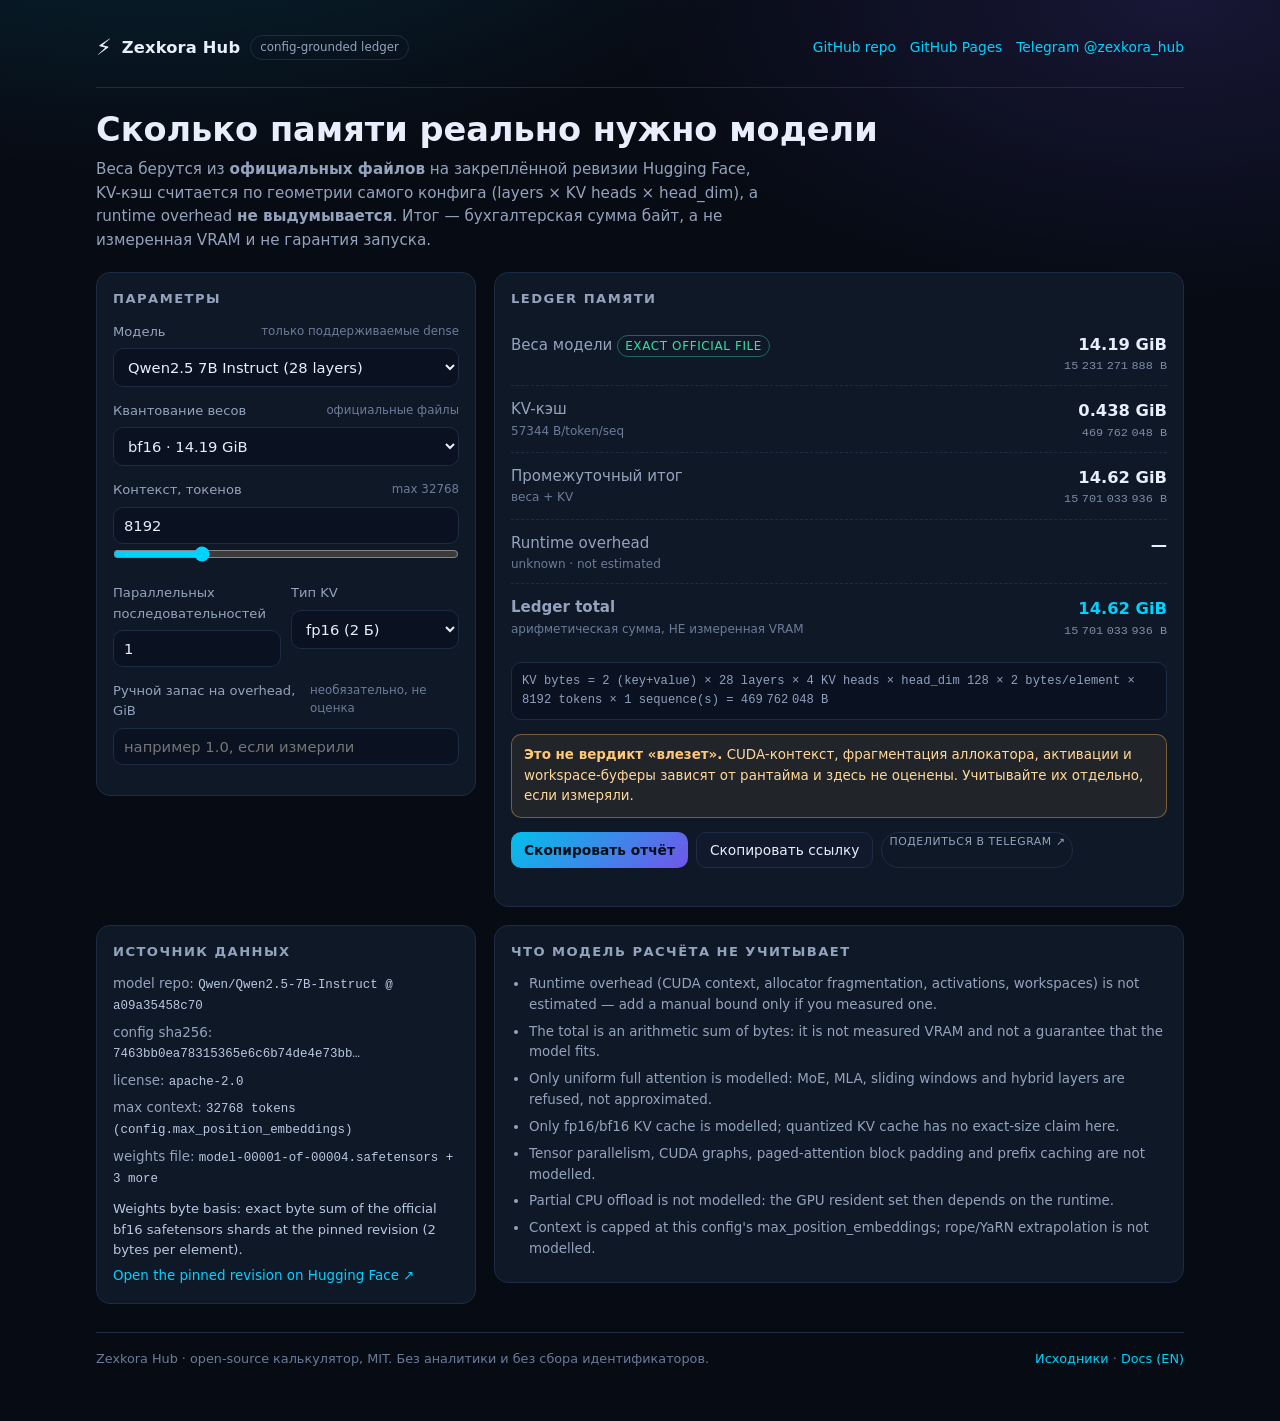
<file: index.html>
<!DOCTYPE html>
<html lang="ru">
<head>
<meta charset="utf-8">
<meta name="viewport" content="width=device-width, initial-scale=1">
<meta name="color-scheme" content="dark">
<link rel="icon" href="data:image/svg+xml,%3Csvg xmlns='http://www.w3.org/2000/svg' viewBox='0 0 32 32'%3E%3Ctext y='26' font-size='26'%3E%E2%9A%A1%3C/text%3E%3C/svg%3E">
<title>Zexkora Hub — калькулятор VRAM и KV-кэша (config-grounded)</title>
<meta name="description" content="Калькулятор VRAM и KV-кэша для Qwen2.5-7B-Instruct, Qwen3-4B, Qwen3-8B и Qwen3-14B: веса из официальных файлов, явные пределы, без выдуманных цифр.">
<meta property="og:title" content="Zexkora Hub — калькулятор VRAM и KV-кэша">
<meta property="og:description" content="Config-grounded ledger: веса + KV-кэш + честно неизвестный runtime overhead. Без выдуманных «точных» цифр.">
<meta property="og:type" content="website">
<meta property="og:url" content="https://dangerousanen.github.io/llm-vram-calculator/">
<meta property="og:site_name" content="Zexkora Hub">
<meta property="og:locale" content="ru_RU">
<meta property="og:image" content="https://dangerousanen.github.io/llm-vram-calculator/kv_cache_infographic.png">
<meta property="og:image:alt" content="Инфографика: как считается KV-кэш — слои × KV-головы × head_dim × контекст">
<meta property="og:image:width" content="1600">
<meta property="og:image:height" content="1000">
<meta name="twitter:card" content="summary_large_image">
<meta name="twitter:title" content="Zexkora Hub — калькулятор VRAM и KV-кэша">
<meta name="twitter:description" content="Config-grounded ledger: веса из официальных файлов, KV-кэш по геометрии конфига, честно неизвестный runtime overhead.">
<meta name="twitter:image" content="https://dangerousanen.github.io/llm-vram-calculator/kv_cache_infographic.png">
<link rel="canonical" href="https://dangerousanen.github.io/llm-vram-calculator/">
<script type="application/ld+json">
{
  "@context": "https://schema.org",
  "@type": "SoftwareApplication",
  "name": "Zexkora Hub — калькулятор VRAM и KV-кэша",
  "description": "Калькулятор памяти под dense-модели: веса из официальных файлов на закреплённой ревизии, KV-кэш по геометрии конфига, явные пределы и честно неизвестный runtime overhead.",
  "url": "https://dangerousanen.github.io/llm-vram-calculator/",
  "applicationCategory": "DeveloperApplication",
  "operatingSystem": "Any",
  "inLanguage": "ru",
  "isAccessibleForFree": true,
  "codeRepository": "https://github.com/DangerousANEN/llm-vram-calculator"
}
</script>
<style>
:root {
  --bg: #070b14;
  --bg-2: #0d1424;
  --card: rgba(17, 26, 43, 0.86);
  --line: #1e2b44;
  --text: #e8eefc;
  --muted: #94a3bd;
  --accent: #00d2ff;
  --accent-2: #7c5cff;
  --warn: #ffb347;
  --danger: #ff6b6b;
  --ok: #37e0a4;
  --radius: 14px;
  --mono: ui-monospace, SFMono-Regular, "SF Mono", Menlo, Consolas, monospace;
}

* { box-sizing: border-box; }

html, body {
  margin: 0;
  padding: 0;
  max-width: 100%;
  overflow-x: hidden;
}

body {
  background:
    radial-gradient(1100px 520px at 12% -10%, rgba(0, 210, 255, 0.14), transparent 60%),
    radial-gradient(900px 480px at 92% 0%, rgba(124, 92, 255, 0.14), transparent 62%),
    var(--bg);
  color: var(--text);
  font-family: system-ui, -apple-system, "Segoe UI", Roboto, "Helvetica Neue", Arial, sans-serif;
  line-height: 1.55;
  -webkit-text-size-adjust: 100%;
}

.wrap {
  width: 100%;
  max-width: 1120px;
  margin: 0 auto;
  padding: 20px 16px 56px;
}

header.top {
  display: flex;
  flex-wrap: wrap;
  gap: 10px 18px;
  align-items: center;
  justify-content: space-between;
  padding: 10px 0 22px;
  border-bottom: 1px solid var(--line);
  margin-bottom: 22px;
}

.brand {
  display: flex;
  align-items: center;
  gap: 10px;
  min-width: 0;
}

.brand .bolt { font-size: 1.4rem; }

.brand strong { font-size: 1.02rem; letter-spacing: 0.01em; }

.brand .tag {
  font-size: 0.74rem;
  color: var(--muted);
  border: 1px solid var(--line);
  border-radius: 999px;
  padding: 2px 9px;
  white-space: nowrap;
}

nav.links { display: flex; flex-wrap: wrap; gap: 8px 14px; font-size: 0.86rem; }

a { color: var(--accent); text-decoration: none; overflow-wrap: anywhere; }
a:hover, a:focus-visible { text-decoration: underline; }

h1 {
  font-size: clamp(1.45rem, 4.2vw, 2.1rem);
  line-height: 1.2;
  margin: 0 0 8px;
}

.sub { color: var(--muted); margin: 0 0 20px; max-width: 70ch; font-size: 0.95rem; }

.grid {
  display: grid;
  grid-template-columns: minmax(0, 1fr);
  gap: 18px;
}

@media (min-width: 900px) {
  .grid { grid-template-columns: minmax(0, 380px) minmax(0, 1fr); align-items: start; }
}

.card {
  background: var(--card);
  border: 1px solid var(--line);
  border-radius: var(--radius);
  padding: 16px;
  min-width: 0;
}

.card h2 {
  font-size: 0.82rem;
  text-transform: uppercase;
  letter-spacing: 0.11em;
  color: var(--muted);
  margin: 0 0 12px;
  font-weight: 600;
}

.field { margin-bottom: 14px; min-width: 0; }
.field:last-child { margin-bottom: 0; }

label.lbl {
  display: flex;
  justify-content: space-between;
  gap: 8px;
  font-size: 0.82rem;
  color: var(--muted);
  margin-bottom: 6px;
}

label.lbl .hint { font-size: 0.74rem; color: #6b7c99; }

select, input[type="number"] {
  width: 100%;
  max-width: 100%;
  background: #0a1120;
  color: var(--text);
  border: 1px solid var(--line);
  border-radius: 10px;
  padding: 9px 10px;
  font-size: 0.92rem;
  font-family: inherit;
}

select:focus-visible, input:focus-visible, button:focus-visible, a:focus-visible {
  outline: 2px solid var(--accent);
  outline-offset: 2px;
}

.row2 { display: grid; grid-template-columns: minmax(0, 1fr) minmax(0, 1fr); gap: 10px; }

input[type="range"] { width: 100%; accent-color: var(--accent); margin: 2px 0 0; }

.ledger { display: grid; gap: 2px; }

.ledger .line {
  display: grid;
  grid-template-columns: minmax(0, 1fr) auto;
  gap: 10px;
  padding: 10px 0;
  border-bottom: 1px dashed var(--line);
  font-size: 0.94rem;
}

.ledger .line:last-child { border-bottom: 0; }

.ledger .k { color: var(--muted); min-width: 0; }
.ledger .k small { display: block; color: #6b7c99; font-size: 0.75rem; }

/* the source badge must hug its text instead of stretching across the row */
.ledger .k small.badge {
  display: inline-block;
  margin-top: 3px;
  color: var(--ok);
  border-color: rgba(55, 224, 164, 0.4);
}
.ledger .v { text-align: right; font-variant-numeric: tabular-nums; }

.ledger .v b { display: block; font-size: 1.02rem; }
.ledger .v span { display: block; font-size: 0.74rem; color: #7d8ca8; font-family: var(--mono); }

.total .v b { color: var(--accent); }

.badge {
  display: inline-block;
  font-size: 0.68rem;
  letter-spacing: 0.05em;
  text-transform: uppercase;
  padding: 1px 7px;
  border-radius: 999px;
  border: 1px solid var(--line);
  color: var(--muted);
  white-space: nowrap;
}

.badge.exact { color: var(--ok); border-color: rgba(55, 224, 164, 0.4); }
.badge.est { color: var(--warn); border-color: rgba(255, 179, 71, 0.45); }

.notice {
  border: 1px solid rgba(255, 179, 71, 0.4);
  background: rgba(255, 179, 71, 0.08);
  color: #ffd79b;
  border-radius: 10px;
  padding: 10px 12px;
  font-size: 0.84rem;
  margin-top: 14px;
}

.notice strong { color: #ffc978; }

.formula {
  font-family: var(--mono);
  font-size: 0.76rem;
  color: #8fa1c0;
  background: #0a1120;
  border: 1px solid var(--line);
  border-radius: 10px;
  padding: 9px 10px;
  margin-top: 12px;
  overflow-wrap: anywhere;
}

.prov { font-size: 0.84rem; color: var(--muted); display: grid; gap: 6px; }
.prov code { font-family: var(--mono); font-size: 0.78rem; color: #b9c8e2; overflow-wrap: anywhere; }

.actions { display: flex; flex-wrap: wrap; gap: 8px; margin-top: 14px; }

button {
  font-family: inherit;
  font-size: 0.86rem;
  border-radius: 10px;
  border: 1px solid var(--line);
  background: #101a2c;
  color: var(--text);
  padding: 9px 13px;
  cursor: pointer;
}

button.primary {
  background: linear-gradient(135deg, rgba(0, 210, 255, 0.9), rgba(124, 92, 255, 0.9));
  color: #051019;
  font-weight: 600;
  border: 0;
}

button:hover { border-color: #2d4368; }

ul.limits { margin: 0; padding-left: 18px; font-size: 0.84rem; color: var(--muted); }
ul.limits li { margin-bottom: 6px; overflow-wrap: anywhere; }

.status {
  min-height: 1.2em;
  font-size: 0.8rem;
  color: var(--ok);
  margin-top: 6px;
}

/* manual-copy offer: shown only when every automatic copy path failed */
.copy-fallback { margin-top: 10px; }
.copy-fallback[hidden] { display: none; }
.copy-fallback p { margin: 0 0 6px; font-size: 0.82rem; color: #ffd79b; }
.copy-fallback textarea {
  width: 100%;
  box-sizing: border-box;
  min-height: 150px;
  resize: vertical;
  font-family: var(--mono);
  font-size: 0.76rem;
  line-height: 1.45;
  color: var(--text);
  background: #0a1120;
  border: 1px solid var(--line);
  border-radius: 10px;
  padding: 10px 12px;
}

.prov-note { margin: 4px 0 0; font-size: 0.82rem; color: #b9c8e2; }

footer.bottom {
  margin-top: 28px;
  padding-top: 16px;
  border-top: 1px solid var(--line);
  color: #6b7c99;
  font-size: 0.8rem;
  display: flex;
  flex-wrap: wrap;
  gap: 8px 16px;
  justify-content: space-between;
}

.sr-only {
  position: absolute;
  width: 1px; height: 1px;
  padding: 0; margin: -1px;
  overflow: hidden;
  clip: rect(0 0 0 0);
  white-space: nowrap;
  border: 0;
}

@media (max-width: 400px) {
  .wrap { padding: 14px 11px 44px; }
  .row2 { grid-template-columns: minmax(0, 1fr); }
  .ledger .line { font-size: 0.9rem; }
}

</style>
</head>
<body>
<div class="wrap">

  <header class="top">
    <div class="brand">
      <span class="bolt" aria-hidden="true">⚡</span>
      <strong>Zexkora Hub</strong>
      <span class="tag">config-grounded ledger</span>
    </div>
    <nav class="links" aria-label="Official links">
      <a href="https://github.com/DangerousANEN/llm-vram-calculator" rel="noopener noreferrer">GitHub repo</a>
      <a href="https://dangerousanen.github.io/llm-vram-calculator/" rel="noopener noreferrer">GitHub Pages</a>
      <a href="https://t.me/zexkora_hub" rel="noopener noreferrer">Telegram @zexkora_hub</a>
    </nav>
  </header>

  <main>
    <h1>Сколько памяти реально нужно модели</h1>
    <p class="sub">
      Веса берутся из <b>официальных файлов</b> на закреплённой ревизии Hugging Face, KV-кэш считается по
      геометрии самого конфига (layers × KV heads × head_dim), а runtime overhead <b>не выдумывается</b>.
      Итог — бухгалтерская сумма байт, а не измеренная VRAM и не гарантия запуска.
    </p>

    <div class="grid">

      <section class="card" aria-labelledby="controls-h">
        <h2 id="controls-h">Параметры</h2>

        <div class="field">
          <label class="lbl" for="model">Модель <span class="hint">только поддерживаемые dense</span></label>
          <select id="model" name="model"></select>
        </div>

        <div class="field">
          <label class="lbl" for="quant">Квантование весов <span class="hint">официальные файлы</span></label>
          <select id="quant" name="quant"></select>
        </div>

        <div class="field">
          <label class="lbl" for="ctx">Контекст, токенов <span class="hint" id="ctx-max">max —</span></label>
          <input id="ctx" name="ctx" type="number" inputmode="numeric" min="1" step="1" value="8192">
          <input id="ctxRange" type="range" min="256" max="8192" step="256" value="8192" aria-label="Context size slider">
        </div>

        <div class="field row2">
          <div>
            <label class="lbl" for="batch">Параллельных последовательностей</label>
            <input id="batch" name="batch" type="number" inputmode="numeric" min="1" max="4096" step="1" value="1">
          </div>
          <div>
            <label class="lbl" for="kvdtype">Тип KV</label>
            <select id="kvdtype" name="kvdtype">
              <option value="fp16">fp16 (2 Б)</option>
              <option value="bf16">bf16 (2 Б)</option>
            </select>
          </div>
        </div>

        <div class="field">
          <label class="lbl" for="overhead">Ручной запас на overhead, GiB
            <span class="hint">необязательно, не оценка</span></label>
          <input id="overhead" name="overhead" type="number" inputmode="decimal" min="0" max="4096" step="0.5" placeholder="например 1.0, если измерили">
        </div>

        <div class="notice" id="notices" hidden></div>
      </section>

      <section class="card" aria-labelledby="ledger-h">
        <h2 id="ledger-h">Ledger памяти</h2>
        <div class="ledger">
          <div class="line">
            <div class="k">Веса модели <small id="out-weights-src" class="badge exact">exact</small></div>
            <div class="v"><b id="out-weights">—</b><span id="out-weights-bytes">—</span></div>
          </div>
          <div class="line">
            <div class="k">KV-кэш <small id="out-kv-pertoken">—</small></div>
            <div class="v"><b id="out-kv">—</b><span id="out-kv-bytes">—</span></div>
          </div>
          <div class="line">
            <div class="k">Промежуточный итог <small>веса + KV</small></div>
            <div class="v"><b id="out-subtotal">—</b><span id="out-subtotal-bytes">—</span></div>
          </div>
          <div class="line">
            <div class="k">Runtime overhead <small id="out-overhead-bytes">неизвестен · не оценивается</small></div>
            <div class="v"><b id="out-overhead">—</b></div>
          </div>
          <div class="line total">
            <div class="k"><b>Ledger total</b> <small>арифметическая сумма, НЕ измеренная VRAM</small></div>
            <div class="v"><b id="out-total">—</b><span id="out-total-bytes">—</span></div>
          </div>
        </div>

        <div class="formula" id="formula"></div>

        <div class="notice">
          <strong>Это не вердикт «влезет».</strong> CUDA-контекст, фрагментация аллокатора, активации и
          workspace-буферы зависят от рантайма и здесь не оценены. Учитывайте их отдельно, если измеряли.
        </div>

        <div class="actions">
          <button type="button" id="copy-report" class="primary">Скопировать отчёт</button>
          <button type="button" id="copy-link">Скопировать ссылку</button>
          <a id="share-tg" role="button" class="badge" href="https://t.me/share/url" target="_blank"
             rel="noopener noreferrer">Поделиться в Telegram ↗</a>
        </div>
        <div class="status" id="status" role="status" aria-live="polite"></div>
        <div class="copy-fallback" id="copy-fallback" hidden>
          <p>
            Автоматическое копирование недоступно: браузер отклонил доступ к буферу обмена. Текст отчёта
            ниже уже выделен - скопируйте его вручную (Ctrl+C или Cmd+C).
          </p>
          <textarea id="copy-fallback-text" readonly rows="9" spellcheck="false"
                    aria-label="Текст отчёта для ручного копирования"></textarea>
        </div>
        <p class="sr-only" id="results-live" aria-live="polite"></p>
      </section>
    </div>

    <div class="grid" style="margin-top:18px">
      <section class="card" aria-labelledby="prov-h">
        <h2 id="prov-h">Источник данных</h2>
        <div class="prov" id="prov"></div>
      </section>

      <section class="card" aria-labelledby="limits-h">
        <h2 id="limits-h">Что модель расчёта НЕ учитывает</h2>
        <ul class="limits" id="limits"></ul>
      </section>
    </div>
  </main>

  <footer class="bottom">
    <span>Zexkora Hub · open-source калькулятор, MIT. Без аналитики и без сбора идентификаторов.</span>
    <span>
      <a href="https://github.com/DangerousANEN/llm-vram-calculator" rel="noopener noreferrer">Исходники</a> ·
      <a href="https://github.com/DangerousANEN/llm-vram-calculator/blob/main/docs/quickstart.en.md" rel="noopener noreferrer">Docs (EN)</a>
    </span>
  </footer>
</div>

<script>
/*!
 * URL-state handling for the VRAM calculator.
 *
 * Pure functions only (no DOM), so the same code is unit-tested under node and
 * used by the page. Every incoming value is validated against the pinned
 * catalogue; nothing from the URL is trusted or evaluated.
 *
 * Bounds intentionally mirror vramcalc.core (MAX_CONTEXT_TOKENS, MAX_BATCH,
 * MAX_POSITIONS, MAX_KV_BYTES) so the browser and the CLI accept/reject the
 * same inputs instead of quietly producing different ledgers.
 */
(function (root, factory) {
  if (typeof module === "object" && module.exports) {
    module.exports = factory();
  } else {
    root.VRAMState = factory();
  }
})(typeof globalThis !== "undefined" ? globalThis : this, function () {
  "use strict";

  var MAX_CONTEXT = 1048576;
  var MAX_BATCH = 4096;
  var MAX_POSITIONS = 33554432;
  var MAX_KV_BYTES = 1099511627776; // 1 TiB
  var MAX_OVERHEAD_GIB = 4096;
  var KV_DTYPES = { fp16: 2, bf16: 2 };
  var GIB = 1024 * 1024 * 1024;

  function toInt(value, fallback) {
    if (typeof value === "number") {
      return Number.isFinite(value) ? Math.trunc(value) : fallback;
    }
    if (typeof value !== "string") return fallback;
    var trimmed = value.trim();
    if (!/^[0-9]{1,9}$/.test(trimmed)) return fallback;
    var n = parseInt(trimmed, 10);
    return Number.isFinite(n) ? n : fallback;
  }

  function isBlank(raw) {
    return raw === null || raw === undefined || String(raw).trim() === "";
  }

  /** Strict whole-number parse for user input: returns null instead of guessing. */
  function parseWhole(raw) {
    var s = String(raw).trim();
    if (!/^[0-9]+$/.test(s)) return null;
    var n = parseInt(s, 10);
    return Number.isFinite(n) ? n : null;
  }

  function stateError(code, message) {
    var err = new Error(message);
    err.code = code;
    return err;
  }

  function modelById(catalog, id) {
    if (!catalog || !catalog.models) return null;
    var wanted = String(id || "").toLowerCase();
    for (var i = 0; i < catalog.models.length; i += 1) {
      var m = catalog.models[i];
      if (String(m.id).toLowerCase() === wanted) return m;
      if (m.short_name && String(m.short_name).toLowerCase() === wanted) return m;
    }
    return null;
  }

  function quantKeys(model) {
    if (!model || !model.weights) return [];
    var order = ["bf16", "fp16", "q8_0", "q6_k", "q5_k_m", "q5_0", "q4_k_m", "q4_0", "q3_k_m", "q2_k"];
    var out = [];
    for (var i = 0; i < order.length; i += 1) {
      if (Object.prototype.hasOwnProperty.call(model.weights, order[i])) out.push(order[i]);
    }
    return out;
  }

  function maxContextOf(model) {
    var cfg = (model && model.config) || {};
    var v = toInt(cfg.max_position_embeddings, 0);
    if (!v) return MAX_CONTEXT;
    return Math.min(v, MAX_CONTEXT);
  }

  function geometryOf(model) {
    var cfg = (model && model.config) || {};
    var heads = toInt(cfg.num_attention_heads, 0);
    var kvHeads = toInt(cfg.num_key_value_heads, heads);
    var hidden = toInt(cfg.hidden_size, 0);
    var headDim = toInt(cfg.head_dim, heads && hidden % heads === 0 ? hidden / heads : 0);
    var layers = toInt(cfg.num_hidden_layers, 0);
    return { heads: heads, kvHeads: kvHeads, hidden: hidden, headDim: headDim, layers: layers };
  }

  function kvBytesPerTokenFor(model, kvDtype) {
    var elem = KV_DTYPES[kvDtype];
    if (!elem) return 0;
    var g = geometryOf(model);
    return 2 * g.layers * g.kvHeads * g.headDim * elem;
  }

  /**
   * Validate URL (or form) parameters.
   * @returns {{state: object, notices: string[]}} never throws on bad values;
   *          sanitises them and records a human-readable notice.
   */
  function parseState(search, catalog) {
    var notices = [];
    var params;
    try {
      params = new URLSearchParams(search || "");
    } catch (err) {
      params = new URLSearchParams("");
      notices.push("The share link could not be parsed; showing defaults.");
    }

    var catalogModels = (catalog && catalog.models) || [];
    if (!catalogModels.length) {
      throw new Error("catalogue is empty");
    }
    var model = modelById(catalog, params.get("m")) || catalogModels[0];
    if (params.get("m") && !modelById(catalog, params.get("m"))) {
      notices.push("Unknown model in the link; showing " + model.display_name + ".");
    }

    var quants = quantKeys(model);
    var quant = String(params.get("q") || "").toLowerCase();
    if (quants.indexOf(quant) === -1) {
      if (quant) notices.push("Unsupported quantisation '" + quant + "' for this model; using " + quants[0] + ".");
      quant = quants[0];
    }

    var kvRaw = String(params.get("k") || "fp16").toLowerCase();
    var kvDtype = kvRaw;
    if (!Object.prototype.hasOwnProperty.call(KV_DTYPES, kvDtype)) {
      notices.push("KV dtype '" + kvRaw + "' is not modelled (only fp16/bf16); using fp16.");
      kvDtype = "fp16";
    }

    // ---- context ---------------------------------------------------------
    var maxCtx = maxContextOf(model);
    var context = 8192;
    var ctxRaw = params.get("c");
    if (!isBlank(ctxRaw)) {
      var parsedCtx = parseWhole(ctxRaw);
      if (parsedCtx === null) {
        notices.push("Context '" + String(ctxRaw).trim() + "' is not a whole number of tokens; using 8192.");
      } else if (parsedCtx < 1) {
        notices.push("Context must be at least 1 token; using 8192.");
      } else {
        context = parsedCtx;
      }
    }
    if (context > maxCtx) {
      notices.push(
        "Context " + context + " exceeds this config's max_position_embeddings (" + maxCtx + "); clamped to " + maxCtx + "."
      );
      context = maxCtx;
    }

    // ---- batch -----------------------------------------------------------
    var batch = 1;
    var batchRaw = params.get("b");
    if (!isBlank(batchRaw)) {
      var parsedBatch = parseWhole(batchRaw);
      if (parsedBatch === null) {
        notices.push("Batch '" + String(batchRaw).trim() + "' is not a whole number of sequences; using 1.");
      } else if (parsedBatch < 1) {
        notices.push("Batch must be at least 1; using 1.");
      } else {
        batch = parsedBatch;
      }
    }
    if (batch > MAX_BATCH) {
      notices.push("Batch " + batch + " exceeds the supported bound " + MAX_BATCH + "; clamped.");
      batch = MAX_BATCH;
    }

    // ---- supported context*batch bound (parity with vramcalc.core) -------
    if (context * batch > MAX_POSITIONS) {
      var reducedBatch = Math.max(1, Math.floor(MAX_POSITIONS / context));
      batch = reducedBatch < batch ? reducedBatch : 1;
      notices.push(
        "context x batch exceeds the supported bound (" + MAX_POSITIONS + " positions); showing context " +
          context + " x batch " + batch + "."
      );
    }

    // ---- supported KV-cache bound ---------------------------------------
    var kvPerToken = kvBytesPerTokenFor(model, kvDtype);
    if (kvPerToken > 0) {
      var maxSequences = Math.floor(MAX_KV_BYTES / kvPerToken);
      if (maxSequences < 1) {
        context = 1;
        batch = 1;
        notices.push("KV geometry exceeds the 1 TiB supported bound even for one token; showing context 1 x batch 1.");
      } else if (context * batch > maxSequences) {
        batch = Math.max(1, Math.floor(maxSequences / context));
        notices.push("Derived KV cache would exceed the 1 TiB supported bound; reduced batch to " + batch + ".");
      }
    }

    // ---- manual overhead bound ------------------------------------------
    // Absent => unknown (null). Present => an explicit user bound, including 0.
    var overheadRaw = params.get("o");
    var overhead = null;
    if (!isBlank(overheadRaw)) {
      var overheadStr = String(overheadRaw).trim();
      if (!/^[0-9]{1,4}([.][0-9]{1,3})?$/.test(overheadStr)) {
        notices.push(
          "Manual overhead must be a non-negative number of GiB (max " + MAX_OVERHEAD_GIB + "); treated as unknown."
        );
      } else {
        var overheadValue = parseFloat(overheadStr);
        if (overheadValue > MAX_OVERHEAD_GIB) {
          notices.push("Manual overhead " + overheadValue + " GiB exceeds the supported bound " + MAX_OVERHEAD_GIB + " GiB; clamped.");
          overhead = MAX_OVERHEAD_GIB;
        } else {
          overhead = overheadValue;
        }
      }
    }

    return {
      state: {
        modelId: model.id,
        quant: quant,
        context: context,
        batch: batch,
        overhead: overhead,
        kvDtype: kvDtype
      },
      notices: notices
    };
  }

  function buildQuery(state) {
    var params = new URLSearchParams();
    params.set("m", state.modelId);
    params.set("q", state.quant);
    params.set("c", String(state.context));
    params.set("b", String(state.batch));
    // null/undefined means "unknown"; an explicit bound (even 0) is preserved.
    if (state.overhead !== null && state.overhead !== undefined && state.overhead !== "") {
      params.set("o", String(state.overhead));
    }
    if (state.kvDtype && state.kvDtype !== "fp16") params.set("k", state.kvDtype);
    return params.toString();
  }

  /** Byte-level ledger. Mirrors vramcalc.core.compute_ledger, including refusals. */
  function computeLedger(model, state) {
    if (!model || !model.config || !model.weights) {
      throw stateError("invalid_model", "model entry is incomplete");
    }
    var quant = String((state && state.quant) || "");
    if (!Object.prototype.hasOwnProperty.call(model.weights, quant) || !model.weights[quant]) {
      throw stateError("unsupported_quant", "quant '" + quant + "' has no official file size for " + model.id);
    }
    var context = state.context;
    if (typeof context !== "number" || !Number.isInteger(context) || context < 1 || context > MAX_CONTEXT) {
      throw stateError("invalid_context", "context must be a whole number of tokens in 1.." + MAX_CONTEXT + ", got " + context);
    }
    var batch = state.batch;
    if (typeof batch !== "number" || !Number.isInteger(batch) || batch < 1 || batch > MAX_BATCH) {
      throw stateError("invalid_batch", "batch must be a whole number in 1.." + MAX_BATCH + ", got " + batch);
    }
    if (context * batch > MAX_POSITIONS) {
      throw stateError(
        "positions_too_large",
        "context x batch = " + context * batch + " exceeds the supported bound (" + MAX_POSITIONS + ")"
      );
    }
    var kvDtype = String(state.kvDtype || "fp16");
    var elemBytes = KV_DTYPES[kvDtype];
    if (!elemBytes) {
      throw stateError("unsupported_kv_dtype", "KV dtype '" + kvDtype + "' is not modelled (only fp16/bf16)");
    }

    var g = geometryOf(model);
    var weights = (model.weights[quant] || {}).bytes;
    if (!Number.isFinite(weights) || weights < 1) {
      throw stateError("unsupported_quant", "quant '" + quant + "' has no usable byte size for " + model.id);
    }
    var kvPerToken = 2 * g.layers * g.kvHeads * g.headDim * elemBytes;
    var kvBytes = kvPerToken * context * batch;
    if (kvBytes > MAX_KV_BYTES) {
      throw stateError("kv_too_large", "derived KV cache " + kvBytes + " bytes exceeds the supported bound (" + MAX_KV_BYTES + ")");
    }

    var overheadUnknown = state.overhead === null || state.overhead === undefined || state.overhead === "";
    var overheadBytes = 0;
    if (!overheadUnknown) {
      var overhead = state.overhead;
      if (typeof overhead !== "number" || !Number.isFinite(overhead) || overhead < 0 || overhead > MAX_OVERHEAD_GIB) {
        throw stateError("invalid_overhead", "manual overhead must be a finite number of GiB in 0.." + MAX_OVERHEAD_GIB + ", got " + overhead);
      }
      overheadBytes = Math.round(overhead * GIB);
    }

    return {
      weightsBytes: weights,
      kvPerToken: kvPerToken,
      kvBytes: kvBytes,
      overheadBytes: overheadBytes,
      overheadUnknown: overheadUnknown,
      positions: context * batch,
      subtotalBytes: weights + kvBytes,
      totalBytes: weights + kvBytes + overheadBytes,
      layers: g.layers,
      kvHeads: g.kvHeads,
      headDim: g.headDim,
      elemBytes: elemBytes
    };
  }

  function gib(bytes) {
    return bytes / GIB;
  }

  function fmtGib(bytes) {
    var v = gib(bytes);
    if (v >= 100) return v.toFixed(1) + " GiB";
    if (v >= 10) return v.toFixed(2) + " GiB";
    return v.toFixed(3) + " GiB";
  }

  function fmtBytes(bytes) {
    return String(bytes).replace(/\B(?=(\d{3})+(?!\d))/g, "\u202f") + " B";
  }

  function overheadLine(state, ledger) {
    var unknown =
      ledger.overheadUnknown === true ||
      state.overhead === null ||
      state.overhead === undefined ||
      state.overhead === "";
    if (unknown) {
      // deliberately not "0.000 GiB (manual bound)": unknown is not a measured zero
      return "overhead: unknown - not estimated by this tool";
    }
    var suffix = ledger.overheadBytes === 0 ? ", explicitly set to zero" : "";
    return (
      "overhead: " + fmtGib(ledger.overheadBytes) + " (" + ledger.overheadBytes + " B, manual bound" + suffix + ", not estimated)"
    );
  }

  function reportText(model, state, ledger) {
    var src = model.source || {};
    var lines = [
      "LLM memory ledger (config-grounded, NOT measured VRAM)",
      "model:    " + model.display_name + " [" + state.quant + "] (" + model.id + ")",
      "source:   " + src.repo + " @ " + String(src.revision || "").slice(0, 12),
      "config:   sha256 " + String(src.config_sha256 || "").slice(0, 16),
      "geometry: " + ledger.layers + " layers, " + ledger.kvHeads + " KV heads, head_dim " + ledger.headDim,
      "context:  " + state.context + " tokens x " + state.batch + " sequence(s), KV " + state.kvDtype,
      "units:    GiB (1 GiB = 1024^3 bytes); exact byte counts in parentheses",
      "weights:  " + fmtGib(ledger.weightsBytes) + " (" + ledger.weightsBytes + " B)",
      "KV cache: " + fmtGib(ledger.kvBytes) + " (" + ledger.kvBytes + " B, " + ledger.kvPerToken + " B/token/seq)",
      "subtotal: " + fmtGib(ledger.subtotalBytes) + " (" + ledger.subtotalBytes + " B, weights + KV)",
      overheadLine(state, ledger),
      "TOTAL:    " + fmtGib(ledger.totalBytes) + " (" + ledger.totalBytes + " B) - ledger sum, not measured VRAM, not a fit guarantee",
      "limits:   runtime overhead unknown; fp16/bf16 KV only; no MoE/MLA/sliding-window/offload modelling"
    ];
    return lines.join("\n");
  }

  return {
    MAX_CONTEXT: MAX_CONTEXT,
    MAX_BATCH: MAX_BATCH,
    MAX_POSITIONS: MAX_POSITIONS,
    MAX_KV_BYTES: MAX_KV_BYTES,
    MAX_OVERHEAD_GIB: MAX_OVERHEAD_GIB,
    KV_DTYPES: KV_DTYPES,
    parseState: parseState,
    buildQuery: buildQuery,
    computeLedger: computeLedger,
    quantKeys: quantKeys,
    maxContextOf: maxContextOf,
    modelById: modelById,
    fmtGib: fmtGib,
    fmtBytes: fmtBytes,
    gib: gib,
    reportText: reportText
  };
});

</script>
<script>
window.VRAM_CATALOG = {"schema_version":2,"generated_at":"2026-11-12T10:13:28+00:00","data_source":"huggingface_hub_public_api","models":[{"id":"qwen2.5-7b-instruct","display_name":"Qwen2.5 7B Instruct","short_name":"Qwen2.5-7B-Instruct","license":"apache-2.0","source":{"hub":"huggingface","repo":"Qwen/Qwen2.5-7B-Instruct","revision":"a09a35458c702b33eeacc393d103063234e8bc28","revision_url":"https://huggingface.co/Qwen/Qwen2.5-7B-Instruct/tree/a09a35458c702b33eeacc393d103063234e8bc28","config_sha256":"7463bb0ea78315365e6c6b74de4e73bbcc8359dfb0c5a737584e077d42c0b03c","config_url":"https://huggingface.co/Qwen/Qwen2.5-7B-Instruct/raw/a09a35458c702b33eeacc393d103063234e8bc28/config.json","gguf_repo":"Qwen/Qwen2.5-7B-Instruct-GGUF","gguf_revision":"bb5d59e06d9551d752d08b292a50eb208b07ab1f","gguf_revision_url":"https://huggingface.co/Qwen/Qwen2.5-7B-Instruct-GGUF/tree/bb5d59e06d9551d752d08b292a50eb208b07ab1f"},"config":{"architectures":["Qwen2ForCausalLM"],"attention_dropout":0.0,"bos_token_id":151643,"eos_token_id":151645,"hidden_act":"silu","hidden_size":3584,"initializer_range":0.02,"intermediate_size":18944,"max_position_embeddings":32768,"max_window_layers":28,"model_type":"qwen2","num_attention_heads":28,"num_hidden_layers":28,"num_key_value_heads":4,"rms_norm_eps":1e-06,"rope_theta":1000000.0,"sliding_window":131072,"tie_word_embeddings":false,"torch_dtype":"bfloat16","transformers_version":"4.43.1","use_cache":true,"use_sliding_window":false,"vocab_size":152064},"weights":{"bf16":{"bytes":15231271888,"source":"official_safetensors","detail":"exact byte sum of the official safetensors shards at the pinned revision","files":[{"path":"model-00001-of-00004.safetensors","bytes":3945441440},{"path":"model-00002-of-00004.safetensors","bytes":3864726352},{"path":"model-00003-of-00004.safetensors","bytes":3864726424},{"path":"model-00004-of-00004.safetensors","bytes":3556377672}]},"fp16":{"bytes":15231271888,"source":"official_safetensors_size_equivalent","detail":"the official shards are stored as bfloat16; fp16 has the same 2 bytes/parameter, so the resident weight size is identical","files":[{"path":"model-00001-of-00004.safetensors","bytes":3945441440},{"path":"model-00002-of-00004.safetensors","bytes":3864726352},{"path":"model-00003-of-00004.safetensors","bytes":3864726424},{"path":"model-00004-of-00004.safetensors","bytes":3556377672}]},"q2_k":{"bytes":3015940000,"source":"official_gguf","detail":"exact byte sum of the official GGUF shard files at the pinned revision","gguf_repo":"Qwen/Qwen2.5-7B-Instruct-GGUF","gguf_revision":"bb5d59e06d9551d752d08b292a50eb208b07ab1f","files":[{"path":"qwen2.5-7b-instruct-q2_k.gguf","bytes":3015940000}]},"q3_k_m":{"bytes":3808391072,"source":"official_gguf","detail":"exact byte sum of the official GGUF shard files at the pinned revision","gguf_repo":"Qwen/Qwen2.5-7B-Instruct-GGUF","gguf_revision":"bb5d59e06d9551d752d08b292a50eb208b07ab1f","files":[{"path":"qwen2.5-7b-instruct-q3_k_m.gguf","bytes":3808391072}]},"q4_0":{"bytes":4431390848,"source":"official_gguf","detail":"exact byte sum of the official GGUF shard files at the pinned revision","gguf_repo":"Qwen/Qwen2.5-7B-Instruct-GGUF","gguf_revision":"bb5d59e06d9551d752d08b292a50eb208b07ab1f","files":[{"path":"qwen2.5-7b-instruct-q4_0-00001-of-00002.gguf","bytes":3983228352},{"path":"qwen2.5-7b-instruct-q4_0-00002-of-00002.gguf","bytes":448162496}]},"q4_k_m":{"bytes":4683073632,"source":"official_gguf","detail":"exact byte sum of the official GGUF shard files at the pinned revision","gguf_repo":"Qwen/Qwen2.5-7B-Instruct-GGUF","gguf_revision":"bb5d59e06d9551d752d08b292a50eb208b07ab1f","files":[{"path":"qwen2.5-7b-instruct-q4_k_m-00001-of-00002.gguf","bytes":3993201344},{"path":"qwen2.5-7b-instruct-q4_k_m-00002-of-00002.gguf","bytes":689872288}]},"q5_0":{"bytes":5315176576,"source":"official_gguf","detail":"exact byte sum of the official GGUF shard files at the pinned revision","gguf_repo":"Qwen/Qwen2.5-7B-Instruct-GGUF","gguf_revision":"bb5d59e06d9551d752d08b292a50eb208b07ab1f","files":[{"path":"qwen2.5-7b-instruct-q5_0-00001-of-00002.gguf","bytes":4001112160},{"path":"qwen2.5-7b-instruct-q5_0-00002-of-00002.gguf","bytes":1314064416}]},"q5_k_m":{"bytes":5444831360,"source":"official_gguf","detail":"exact byte sum of the official GGUF shard files at the pinned revision","gguf_repo":"Qwen/Qwen2.5-7B-Instruct-GGUF","gguf_revision":"bb5d59e06d9551d752d08b292a50eb208b07ab1f","files":[{"path":"qwen2.5-7b-instruct-q5_k_m-00001-of-00002.gguf","bytes":3989841792},{"path":"qwen2.5-7b-instruct-q5_k_m-00002-of-00002.gguf","bytes":1454989568}]},"q6_k":{"bytes":6254198880,"source":"official_gguf","detail":"exact byte sum of the official GGUF shard files at the pinned revision","gguf_repo":"Qwen/Qwen2.5-7B-Instruct-GGUF","gguf_revision":"bb5d59e06d9551d752d08b292a50eb208b07ab1f","files":[{"path":"qwen2.5-7b-instruct-q6_k-00001-of-00002.gguf","bytes":3950642464},{"path":"qwen2.5-7b-instruct-q6_k-00002-of-00002.gguf","bytes":2303556416}]},"q8_0":{"bytes":8098525408,"source":"official_gguf","detail":"exact byte sum of the official GGUF shard files at the pinned revision","gguf_repo":"Qwen/Qwen2.5-7B-Instruct-GGUF","gguf_revision":"bb5d59e06d9551d752d08b292a50eb208b07ab1f","files":[{"path":"qwen2.5-7b-instruct-q8_0-00001-of-00003.gguf","bytes":3980069248},{"path":"qwen2.5-7b-instruct-q8_0-00002-of-00003.gguf","bytes":3942935680},{"path":"qwen2.5-7b-instruct-q8_0-00003-of-00003.gguf","bytes":175520480}]}}},{"id":"qwen3-8b","display_name":"Qwen3 8B","short_name":"Qwen3-8B","license":"apache-2.0","source":{"hub":"huggingface","repo":"Qwen/Qwen3-8B","revision":"b968826d9c46dd6066d109eabc6255188de91218","revision_url":"https://huggingface.co/Qwen/Qwen3-8B/tree/b968826d9c46dd6066d109eabc6255188de91218","config_sha256":"f7c4eadfbbf522470667b797a3c89be2524832d2d599797248dc304fff447c30","config_url":"https://huggingface.co/Qwen/Qwen3-8B/raw/b968826d9c46dd6066d109eabc6255188de91218/config.json","gguf_repo":"Qwen/Qwen3-8B-GGUF","gguf_revision":"7c41481f57cb95916b40956ab2f0b139b296d974","gguf_revision_url":"https://huggingface.co/Qwen/Qwen3-8B-GGUF/tree/7c41481f57cb95916b40956ab2f0b139b296d974"},"config":{"architectures":["Qwen3ForCausalLM"],"attention_bias":false,"attention_dropout":0.0,"bos_token_id":151643,"eos_token_id":151645,"head_dim":128,"hidden_act":"silu","hidden_size":4096,"initializer_range":0.02,"intermediate_size":12288,"max_position_embeddings":40960,"max_window_layers":36,"model_type":"qwen3","num_attention_heads":32,"num_hidden_layers":36,"num_key_value_heads":8,"rms_norm_eps":1e-06,"rope_scaling":null,"rope_theta":1000000,"sliding_window":null,"tie_word_embeddings":false,"torch_dtype":"bfloat16","transformers_version":"4.51.0","use_cache":true,"use_sliding_window":false,"vocab_size":151936},"weights":{"bf16":{"bytes":16381516776,"source":"official_safetensors","detail":"exact byte sum of the official safetensors shards at the pinned revision","files":[{"path":"model-00001-of-00005.safetensors","bytes":3996250744},{"path":"model-00002-of-00005.safetensors","bytes":3993160032},{"path":"model-00003-of-00005.safetensors","bytes":3959604768},{"path":"model-00004-of-00005.safetensors","bytes":3187841392},{"path":"model-00005-of-00005.safetensors","bytes":1244659840}]},"fp16":{"bytes":16381516776,"source":"official_safetensors_size_equivalent","detail":"the official shards are stored as bfloat16; fp16 has the same 2 bytes/parameter, so the resident weight size is identical","files":[{"path":"model-00001-of-00005.safetensors","bytes":3996250744},{"path":"model-00002-of-00005.safetensors","bytes":3993160032},{"path":"model-00003-of-00005.safetensors","bytes":3959604768},{"path":"model-00004-of-00005.safetensors","bytes":3187841392},{"path":"model-00005-of-00005.safetensors","bytes":1244659840}]},"q4_k_m":{"bytes":5027783488,"source":"official_gguf","detail":"exact byte sum of the official GGUF shard files at the pinned revision","gguf_repo":"Qwen/Qwen3-8B-GGUF","gguf_revision":"7c41481f57cb95916b40956ab2f0b139b296d974","files":[{"path":"Qwen3-8B-Q4_K_M.gguf","bytes":5027783488}]},"q5_0":{"bytes":5720761152,"source":"official_gguf","detail":"exact byte sum of the official GGUF shard files at the pinned revision","gguf_repo":"Qwen/Qwen3-8B-GGUF","gguf_revision":"7c41481f57cb95916b40956ab2f0b139b296d974","files":[{"path":"Qwen3-8B-Q5_0.gguf","bytes":5720761152}]},"q5_k_m":{"bytes":5851112224,"source":"official_gguf","detail":"exact byte sum of the official GGUF shard files at the pinned revision","gguf_repo":"Qwen/Qwen3-8B-GGUF","gguf_revision":"7c41481f57cb95916b40956ab2f0b139b296d974","files":[{"path":"Qwen3-8B-Q5_K_M.gguf","bytes":5851112224}]},"q6_k":{"bytes":6725899040,"source":"official_gguf","detail":"exact byte sum of the official GGUF shard files at the pinned revision","gguf_repo":"Qwen/Qwen3-8B-GGUF","gguf_revision":"7c41481f57cb95916b40956ab2f0b139b296d974","files":[{"path":"Qwen3-8B-Q6_K.gguf","bytes":6725899040}]},"q8_0":{"bytes":8709518112,"source":"official_gguf","detail":"exact byte sum of the official GGUF shard files at the pinned revision","gguf_repo":"Qwen/Qwen3-8B-GGUF","gguf_revision":"7c41481f57cb95916b40956ab2f0b139b296d974","files":[{"path":"Qwen3-8B-Q8_0.gguf","bytes":8709518112}]}}},{"id":"qwen3-14b","display_name":"Qwen3 14B","short_name":"Qwen3-14B","license":"apache-2.0","source":{"hub":"huggingface","repo":"Qwen/Qwen3-14B","revision":"40c069824f4251a91eefaf281ebe4c544efd3e18","revision_url":"https://huggingface.co/Qwen/Qwen3-14B/tree/40c069824f4251a91eefaf281ebe4c544efd3e18","config_sha256":"e73c3664ca09b10a673fef0c22e8a6b456201d49bd4713c9691f775720e8857a","config_url":"https://huggingface.co/Qwen/Qwen3-14B/raw/40c069824f4251a91eefaf281ebe4c544efd3e18/config.json","gguf_repo":"Qwen/Qwen3-14B-GGUF","gguf_revision":"530227a7d994db8eca5ab5ced2fb692b614357fd","gguf_revision_url":"https://huggingface.co/Qwen/Qwen3-14B-GGUF/tree/530227a7d994db8eca5ab5ced2fb692b614357fd"},"config":{"architectures":["Qwen3ForCausalLM"],"attention_bias":false,"attention_dropout":0.0,"bos_token_id":151643,"eos_token_id":151645,"head_dim":128,"hidden_act":"silu","hidden_size":5120,"initializer_range":0.02,"intermediate_size":17408,"max_position_embeddings":40960,"max_window_layers":40,"model_type":"qwen3","num_attention_heads":40,"num_hidden_layers":40,"num_key_value_heads":8,"rms_norm_eps":1e-06,"rope_scaling":null,"rope_theta":1000000,"sliding_window":null,"tie_word_embeddings":false,"torch_dtype":"bfloat16","transformers_version":"4.51.0","use_cache":true,"use_sliding_window":false,"vocab_size":151936},"weights":{"bf16":{"bytes":29536665640,"source":"official_safetensors","detail":"exact byte sum of the official safetensors shards at the pinned revision","files":[{"path":"model-00001-of-00008.safetensors","bytes":3841788544},{"path":"model-00002-of-00008.safetensors","bytes":3963750816},{"path":"model-00003-of-00008.safetensors","bytes":3963750880},{"path":"model-00004-of-00008.safetensors","bytes":3963750880},{"path":"model-00005-of-00008.safetensors","bytes":3963750880},{"path":"model-00006-of-00008.safetensors","bytes":3963750880},{"path":"model-00007-of-00008.safetensors","bytes":3963750880},{"path":"model-00008-of-00008.safetensors","bytes":1912371880}]},"fp16":{"bytes":29536665640,"source":"official_safetensors_size_equivalent","detail":"the official shards are stored as bfloat16; fp16 has the same 2 bytes/parameter, so the resident weight size is identical","files":[{"path":"model-00001-of-00008.safetensors","bytes":3841788544},{"path":"model-00002-of-00008.safetensors","bytes":3963750816},{"path":"model-00003-of-00008.safetensors","bytes":3963750880},{"path":"model-00004-of-00008.safetensors","bytes":3963750880},{"path":"model-00005-of-00008.safetensors","bytes":3963750880},{"path":"model-00006-of-00008.safetensors","bytes":3963750880},{"path":"model-00007-of-00008.safetensors","bytes":3963750880},{"path":"model-00008-of-00008.safetensors","bytes":1912371880}]},"q4_k_m":{"bytes":9001752960,"source":"official_gguf","detail":"exact byte sum of the official GGUF shard files at the pinned revision","gguf_repo":"Qwen/Qwen3-14B-GGUF","gguf_revision":"530227a7d994db8eca5ab5ced2fb692b614357fd","files":[{"path":"Qwen3-14B-Q4_K_M.gguf","bytes":9001752960}]},"q5_0":{"bytes":10263894400,"source":"official_gguf","detail":"exact byte sum of the official GGUF shard files at the pinned revision","gguf_repo":"Qwen/Qwen3-14B-GGUF","gguf_revision":"530227a7d994db8eca5ab5ced2fb692b614357fd","files":[{"path":"Qwen3-14B-Q5_0.gguf","bytes":10263894400}]},"q5_k_m":{"bytes":10514569568,"source":"official_gguf","detail":"exact byte sum of the official GGUF shard files at the pinned revision","gguf_repo":"Qwen/Qwen3-14B-GGUF","gguf_revision":"530227a7d994db8eca5ab5ced2fb692b614357fd","files":[{"path":"Qwen3-14B-Q5_K_M.gguf","bytes":10514569568}]},"q6_k":{"bytes":12121937248,"source":"official_gguf","detail":"exact byte sum of the official GGUF shard files at the pinned revision","gguf_repo":"Qwen/Qwen3-14B-GGUF","gguf_revision":"530227a7d994db8eca5ab5ced2fb692b614357fd","files":[{"path":"Qwen3-14B-Q6_K.gguf","bytes":12121937248}]},"q8_0":{"bytes":15698533728,"source":"official_gguf","detail":"exact byte sum of the official GGUF shard files at the pinned revision","gguf_repo":"Qwen/Qwen3-14B-GGUF","gguf_revision":"530227a7d994db8eca5ab5ced2fb692b614357fd","files":[{"path":"Qwen3-14B-Q8_0.gguf","bytes":15698533728}]}}},{"id":"qwen3-4b","display_name":"Qwen3 4B","short_name":"Qwen3-4B","license":"apache-2.0","source":{"hub":"huggingface","repo":"Qwen/Qwen3-4B","revision":"1cfa9a7208912126459214e8b04321603b3df60c","revision_url":"https://huggingface.co/Qwen/Qwen3-4B/tree/1cfa9a7208912126459214e8b04321603b3df60c","config_sha256":"8ba006f74fecfaaeb392872a60f4a480e7ec9860153d2e1b769ec81f9a147f8a","config_url":"https://huggingface.co/Qwen/Qwen3-4B/raw/1cfa9a7208912126459214e8b04321603b3df60c/config.json","gguf_repo":"Qwen/Qwen3-4B-GGUF","gguf_revision":"bc640142c66e1fdd12af0bd68f40445458f3869b","gguf_revision_url":"https://huggingface.co/Qwen/Qwen3-4B-GGUF/tree/bc640142c66e1fdd12af0bd68f40445458f3869b"},"config":{"architectures":["Qwen3ForCausalLM"],"attention_bias":false,"attention_dropout":0.0,"bos_token_id":151643,"eos_token_id":151645,"head_dim":128,"hidden_act":"silu","hidden_size":2560,"initializer_range":0.02,"intermediate_size":9728,"max_position_embeddings":40960,"max_window_layers":36,"model_type":"qwen3","num_attention_heads":32,"num_hidden_layers":36,"num_key_value_heads":8,"rms_norm_eps":1e-06,"rope_scaling":null,"rope_theta":1000000,"sliding_window":null,"tie_word_embeddings":true,"torch_dtype":"bfloat16","transformers_version":"4.51.0","use_cache":true,"use_sliding_window":false,"vocab_size":151936},"weights":{"bf16":{"bytes":8044982000,"source":"official_safetensors","detail":"exact byte sum of the official safetensors shards at the pinned revision","files":[{"path":"model-00001-of-00003.safetensors","bytes":3957900840},{"path":"model-00002-of-00003.safetensors","bytes":3987450520},{"path":"model-00003-of-00003.safetensors","bytes":99630640}]},"fp16":{"bytes":8044982000,"source":"official_safetensors_size_equivalent","detail":"the official shards are stored as bfloat16; fp16 has the same 2 bytes/parameter, so the resident weight size is identical","files":[{"path":"model-00001-of-00003.safetensors","bytes":3957900840},{"path":"model-00002-of-00003.safetensors","bytes":3987450520},{"path":"model-00003-of-00003.safetensors","bytes":99630640}]},"q4_k_m":{"bytes":2497280256,"source":"official_gguf","detail":"exact byte sum of the official GGUF shard files at the pinned revision","gguf_repo":"Qwen/Qwen3-4B-GGUF","gguf_revision":"bc640142c66e1fdd12af0bd68f40445458f3869b","files":[{"path":"Qwen3-4B-Q4_K_M.gguf","bytes":2497280256}]},"q5_0":{"bytes":2823710976,"source":"official_gguf","detail":"exact byte sum of the official GGUF shard files at the pinned revision","gguf_repo":"Qwen/Qwen3-4B-GGUF","gguf_revision":"bc640142c66e1fdd12af0bd68f40445458f3869b","files":[{"path":"Qwen3-4B-Q5_0.gguf","bytes":2823710976}]},"q5_k_m":{"bytes":2889513184,"source":"official_gguf","detail":"exact byte sum of the official GGUF shard files at the pinned revision","gguf_repo":"Qwen/Qwen3-4B-GGUF","gguf_revision":"bc640142c66e1fdd12af0bd68f40445458f3869b","files":[{"path":"Qwen3-4B-Q5_K_M.gguf","bytes":2889513184}]},"q6_k":{"bytes":3306260704,"source":"official_gguf","detail":"exact byte sum of the official GGUF shard files at the pinned revision","gguf_repo":"Qwen/Qwen3-4B-GGUF","gguf_revision":"bc640142c66e1fdd12af0bd68f40445458f3869b","files":[{"path":"Qwen3-4B-Q6_K.gguf","bytes":3306260704}]},"q8_0":{"bytes":4280404704,"source":"official_gguf","detail":"exact byte sum of the official GGUF shard files at the pinned revision","gguf_repo":"Qwen/Qwen3-4B-GGUF","gguf_revision":"bc640142c66e1fdd12af0bd68f40445458f3869b","files":[{"path":"Qwen3-4B-Q8_0.gguf","bytes":4280404704}]}}}]};
</script>
<script>
/*!
 * Page controller: wires the pinned catalogue to the form, the ledger table and
 * the share/copy controls. All validation lives in state.js.
 */
(function () {
  "use strict";

  var S = window.VRAMState;
  var CATALOG = window.VRAM_CATALOG;
  var $ = function (id) { return document.getElementById(id); };

  var el = {
    model: $("model"),
    quant: $("quant"),
    ctx: $("ctx"),
    ctxRange: $("ctxRange"),
    ctxMax: $("ctx-max"),
    batch: $("batch"),
    kvDtype: $("kvdtype"),
    overhead: $("overhead"),
    notices: $("notices"),
    weights: $("out-weights"),
    weightsBytes: $("out-weights-bytes"),
    weightsSrc: $("out-weights-src"),
    kv: $("out-kv"),
    kvBytes: $("out-kv-bytes"),
    kvPerToken: $("out-kv-pertoken"),
    subtotal: $("out-subtotal"),
    subtotalBytes: $("out-subtotal-bytes"),
    overheadOut: $("out-overhead"),
    overheadBytes: $("out-overhead-bytes"),
    total: $("out-total"),
    totalBytes: $("out-total-bytes"),
    formula: $("formula"),
    prov: $("prov"),
    limits: $("limits"),
    status: $("status"),
    shareTg: $("share-tg"),
    copyReport: $("copy-report"),
    copyLink: $("copy-link"),
    copyFallback: $("copy-fallback"),
    copyFallbackText: $("copy-fallback-text"),
    live: $("results-live")
  };

  var state = null;

  function currentModel() {
    return S.modelById(CATALOG, state.modelId) || CATALOG.models[0];
  }

  function readControls() {
    return {
      modelId: el.model.value,
      quant: el.quant.value,
      // Raw strings on purpose: parseWhole() in state.js is the strict parser.
      // parseInt here would silently turn "1.5" into 1 and "" into NaN before
      // the user ever saw a notice.
      context: el.ctx.value,
      batch: el.batch.value,
      overhead: el.overhead.value === "" ? null : parseFloat(el.overhead.value),
      kvDtype: el.kvDtype.value
    };
  }

  function fillModels() {
    el.model.innerHTML = "";
    CATALOG.models.forEach(function (m) {
      var opt = document.createElement("option");
      opt.value = m.id;
      opt.textContent = m.display_name + " (" + m.config.num_hidden_layers + " layers)";
      el.model.appendChild(opt);
    });
  }

  function fillQuants(model) {
    var quants = S.quantKeys(model);
    el.quant.innerHTML = "";
    quants.forEach(function (q) {
      var opt = document.createElement("option");
      opt.value = q;
      opt.textContent = q + " \u00b7 " + S.fmtGib(model.weights[q].bytes);
      el.quant.appendChild(opt);
    });
  }

  function showNotices(notices) {
    if (!notices || !notices.length) {
      el.notices.hidden = true;
      el.notices.textContent = "";
      return;
    }
    el.notices.hidden = false;
    el.notices.innerHTML = "";
    notices.forEach(function (n) {
      var div = document.createElement("div");
      div.textContent = n;
      el.notices.appendChild(div);
    });
  }

  /** Honest, human-readable basis for the weights byte total. */
  function weightsBasis(w) {
    if (w.source === "official_gguf") {
      return "exact byte sum of the official GGUF shard files at the pinned revision.";
    }
    if (w.source === "official_safetensors_size_equivalent") {
      return (
        "fp16 size equivalent - the official shards are stored as bfloat16 at 2 bytes per element, " +
        "so this total is the official BF16 byte size, not a separate FP16 file (there is no separate FP16 file at this revision)."
      );
    }
    return "exact byte sum of the official bf16 safetensors shards at the pinned revision (2 bytes per element).";
  }

  function render() {
    var model = currentModel();
    var ledger = S.computeLedger(model, state);
    var w = model.weights[state.quant];
    var sizeEquivalent = w.source === "official_safetensors_size_equivalent";
    var basis = weightsBasis(w);

    el.weights.textContent = S.fmtGib(ledger.weightsBytes);
    el.weightsBytes.textContent = S.fmtBytes(ledger.weightsBytes);
    el.weightsSrc.textContent = sizeEquivalent ? "size equivalent" : "exact official file";
    el.weightsSrc.className = sizeEquivalent ? "badge est" : "badge exact";
    el.weightsSrc.title =
      (sizeEquivalent ? "size equivalent, not an exact separate file: " : "") +
      basis +
      " @ revision " + String(w.gguf_revision || model.source.revision).slice(0, 8) +
      " - " + (w.detail || "");

    el.kv.textContent = S.fmtGib(ledger.kvBytes);
    el.kvBytes.textContent = S.fmtBytes(ledger.kvBytes);
    el.kvPerToken.textContent = ledger.kvPerToken + " B/token/seq";
    el.subtotal.textContent = S.fmtGib(ledger.subtotalBytes);
    el.subtotalBytes.textContent = S.fmtBytes(ledger.subtotalBytes);
    // never print "0.000 GiB" for something that is unknown rather than zero
    if (ledger.overheadUnknown) {
      el.overheadOut.textContent = "\u2014";
      el.overheadBytes.textContent = "unknown \u00b7 not estimated";
    } else {
      el.overheadOut.textContent = S.fmtGib(ledger.overheadBytes);
      el.overheadBytes.textContent =
        ledger.overheadBytes === 0 ? "manual bound, explicitly zero \u00b7 not estimated" : "manual bound \u00b7 not estimated";
    }
    el.total.textContent = S.fmtGib(ledger.totalBytes);
    el.totalBytes.textContent = S.fmtBytes(ledger.totalBytes);
    el.formula.textContent =
      "KV bytes = 2 (key+value) \u00d7 " + ledger.layers + " layers \u00d7 " + ledger.kvHeads +
      " KV heads \u00d7 head_dim " + ledger.headDim + " \u00d7 " + ledger.elemBytes +
      " bytes/element \u00d7 " + state.context + " tokens \u00d7 " + state.batch + " sequence(s) = " +
      S.fmtBytes(ledger.kvBytes);

    el.prov.innerHTML = "";
    var rows = [
      ["model repo", model.source.repo + " @ " + String(model.source.revision).slice(0, 12)],
      ["config sha256", String(model.source.config_sha256).slice(0, 32) + "\u2026"],
      ["license", model.license],
      ["max context", String(S.maxContextOf(model)) + " tokens (config.max_position_embeddings)"],
      ["weights file", (w.files && w.files[0] ? w.files[0].path : "") + (w.files && w.files.length > 1 ? " + " + (w.files.length - 1) + " more" : "")]
    ];
    rows.forEach(function (r) {
      var line = document.createElement("div");
      line.innerHTML = "<span>" + r[0] + ": </span><code></code>";
      line.querySelector("code").textContent = r[1];
      el.prov.appendChild(line);
    });
    // visible (not hover-only) explanation of how the weights byte total was derived
    var basisNote = document.createElement("p");
    basisNote.className = "prov-note";
    basisNote.id = "prov-weights-basis";
    basisNote.textContent = "Weights byte basis: " + basis;
    el.prov.appendChild(basisNote);
    var link = document.createElement("a");
    link.href = model.source.revision_url;
    link.rel = "noopener noreferrer nofollow";
    link.target = "_blank";
    link.textContent = "Open the pinned revision on Hugging Face \u2197";
    el.prov.appendChild(link);

    var limits = [
      "Runtime overhead (CUDA context, allocator fragmentation, activations, workspaces) is not estimated \u2014 add a manual bound only if you measured one.",
      "The total is an arithmetic sum of bytes: it is not measured VRAM and not a guarantee that the model fits.",
      "Only uniform full attention is modelled: MoE, MLA, sliding windows and hybrid layers are refused, not approximated.",
      "Only fp16/bf16 KV cache is modelled; quantized KV cache has no exact-size claim here.",
      "Tensor parallelism, CUDA graphs, paged-attention block padding and prefix caching are not modelled.",
      "Partial CPU offload is not modelled: the GPU resident set then depends on the runtime.",
      "Context is capped at this config's max_position_embeddings; rope/YaRN extrapolation is not modelled."
    ];
    el.limits.innerHTML = "";
    limits.forEach(function (t) {
      var li = document.createElement("li");
      li.textContent = t;
      el.limits.appendChild(li);
    });

    updateUrl();
    updateShare(model, ledger);
    el.live.textContent = "Ledger updated: " + S.fmtGib(ledger.totalBytes) + " total for " + model.display_name + ".";
  }

  function updateUrl() {
    var qs = S.buildQuery(state);
    try {
      history.replaceState(null, "", location.pathname + "?" + qs + location.hash);
    } catch (err) {
      /* file:// or sandboxed iframes may refuse; the app still works */
    }
  }

  function updateShare(model, ledger) {
    var url = location.href;
    var text = S.reportText(model, state, ledger);
    var tg = "https://t.me/share/url?url=" + encodeURIComponent(url) + "&text=" + encodeURIComponent(text);
    el.shareTg.href = tg;
    el.shareTg.dataset.report = text;
  }

  function syncFromState() {
    el.model.value = state.modelId;
    fillQuants(currentModel());
    el.quant.value = state.quant;
    el.ctx.value = String(state.context);
    el.ctxRange.max = String(S.maxContextOf(currentModel()));
    el.ctxRange.value = String(Math.min(state.context, parseInt(el.ctxRange.max, 10)));
    el.batch.value = String(state.batch);
    el.kvDtype.value = state.kvDtype;
    el.overhead.value = state.overhead === null || state.overhead === undefined ? "" : String(state.overhead);
    el.ctxMax.textContent = "max " + S.maxContextOf(currentModel());
    el.ctxRange.max = String(S.maxContextOf(currentModel()));
  }

  function onChange() {
    var form = readControls();
    var parsed = S.parseState(new URLSearchParams({
      m: form.modelId,
      q: form.quant,
      c: form.context,
      b: form.batch,
      o: el.overhead.value,
      k: form.kvDtype
    }).toString(), CATALOG);
    state = parsed.state;
    // A blank *entered field* is not the same as an absent URL parameter: the
    // parser documents "absent or blank -> default, no notice", so the field
    // level has to say out loud that it fell back instead of staying silent.
    var notices = parsed.notices.slice();
    if (String(form.context).trim() === "") {
      notices.push("Context field was left blank; using the default " + parsed.state.context + " tokens.");
    }
    if (String(form.batch).trim() === "") {
      notices.push("Batch field was left blank; using the default " + parsed.state.batch + " sequence(s).");
    }
    syncFromState();
    showNotices(notices);
    render();
  }

  var statusTimer = null;

  function setStatus(message, keepMs) {
    el.status.textContent = message;
    if (statusTimer) clearTimeout(statusTimer);
    statusTimer = setTimeout(function () {
      el.status.textContent = "";
      statusTimer = null;
    }, keepMs || 2500);
  }

  function hideManualCopy() {
    if (!el.copyFallback) return;
    el.copyFallback.hidden = true;
    el.copyFallbackText.value = "";
  }

  /** Honest fallback: show the real text in a selectable box instead of faking success. */
  function showManualCopy(text) {
    if (!el.copyFallback) return;
    el.copyFallback.hidden = false;
    el.copyFallbackText.value = text;
    try {
      el.copyFallbackText.focus();
      el.copyFallbackText.select();
    } catch (err) {
      /* selection is best effort */
    }
  }

  function copyText(text, okMessage) {
    var settled = false;
    function done() {
      if (settled) return;
      settled = true;
      hideManualCopy();
      setStatus(okMessage);
    }
    function failed() {
      if (settled) return;
      settled = true;
      setStatus("Copy failed: the browser refused clipboard access. The text is selected below - copy it manually.", 8000);
      showManualCopy(text);
    }
    function execCommandFallback() {
      if (settled) return;
      var ta = document.createElement("textarea");
      ta.value = text;
      ta.setAttribute("readonly", "");
      ta.style.position = "fixed";
      ta.style.top = "-1000px";
      document.body.appendChild(ta);
      ta.select();
      var copied = false;
      try {
        copied = document.execCommand("copy") === true;
      } catch (err) {
        copied = false;
      }
      document.body.removeChild(ta);
      if (copied) done();
      else failed();
    }
    if (navigator.clipboard && typeof navigator.clipboard.writeText === "function") {
      navigator.clipboard.writeText(text).then(done, execCommandFallback);
    } else {
      execCommandFallback();
    }
  }

  function init() {
    if (!CATALOG || !CATALOG.models || !CATALOG.models.length) {
      el.notices.hidden = false;
      el.notices.textContent = "Model catalogue failed to load. Reload the page.";
      return;
    }
    fillModels();
    var parsed = S.parseState(location.search, CATALOG);
    state = parsed.state;
    syncFromState();
    el.model.addEventListener("change", function () { state = { modelId: el.model.value, quant: null }; onChange(); });
    el.quant.addEventListener("change", onChange);
    el.batch.addEventListener("change", onChange);
    el.kvDtype.addEventListener("change", onChange);
    el.overhead.addEventListener("change", onChange);
    el.ctx.addEventListener("change", onChange);
    el.ctxRange.addEventListener("input", function () {
      el.ctx.value = el.ctxRange.value;
      onChange();
    });
    el.copyReport.addEventListener("click", function () {
      var model = currentModel();
      copyText(S.reportText(model, state, S.computeLedger(model, state)), "Report copied to clipboard.");
    });
    el.copyLink.addEventListener("click", function () {
      copyText(location.href, "Share link copied to clipboard.");
    });
    showNotices(parsed.notices);
    render();
  }

  if (document.readyState === "loading") {
    document.addEventListener("DOMContentLoaded", init);
  } else {
    init();
  }
})();

</script>
</body>
</html>
</file>
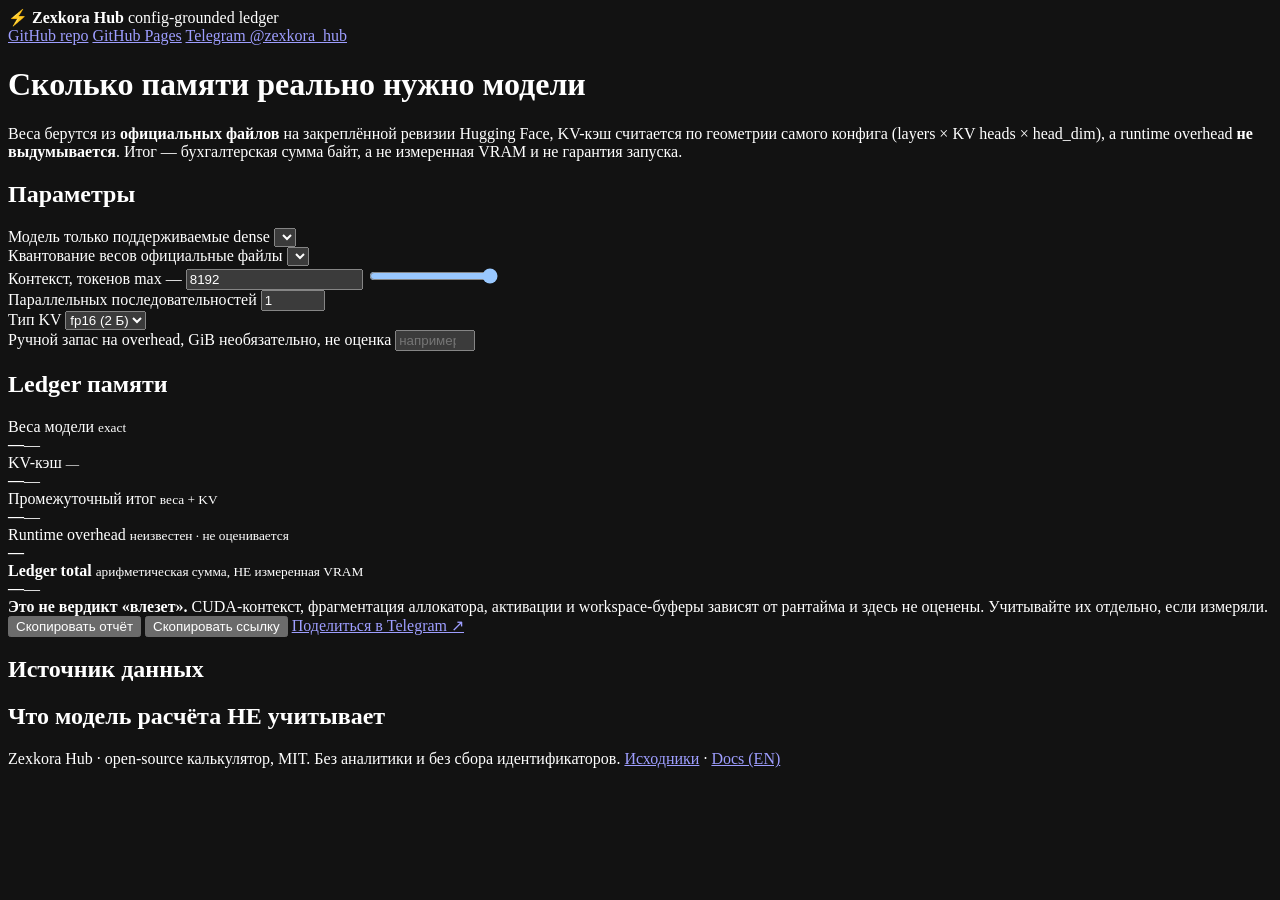
<file: web/template.html>
<!DOCTYPE html>
<html lang="ru">
<head>
<meta charset="utf-8">
<meta name="viewport" content="width=device-width, initial-scale=1">
<meta name="color-scheme" content="dark">
<link rel="icon" href="data:image/svg+xml,%3Csvg xmlns='http://www.w3.org/2000/svg' viewBox='0 0 32 32'%3E%3Ctext y='26' font-size='26'%3E%E2%9A%A1%3C/text%3E%3C/svg%3E">
<title>Zexkora Hub — калькулятор VRAM и KV-кэша (config-grounded)</title>
<meta name="description" content="Калькулятор VRAM и KV-кэша для Qwen2.5-7B-Instruct, Qwen3-4B, Qwen3-8B и Qwen3-14B: веса из официальных файлов, явные пределы, без выдуманных цифр.">
<meta property="og:title" content="Zexkora Hub — калькулятор VRAM и KV-кэша">
<meta property="og:description" content="Config-grounded ledger: веса + KV-кэш + честно неизвестный runtime overhead. Без выдуманных «точных» цифр.">
<meta property="og:type" content="website">
<meta property="og:url" content="https://dangerousanen.github.io/llm-vram-calculator/">
<meta property="og:site_name" content="Zexkora Hub">
<meta property="og:locale" content="ru_RU">
<meta property="og:image" content="https://dangerousanen.github.io/llm-vram-calculator/kv_cache_infographic.png">
<meta property="og:image:alt" content="Инфографика: как считается KV-кэш — слои × KV-головы × head_dim × контекст">
<meta property="og:image:width" content="1600">
<meta property="og:image:height" content="1000">
<meta name="twitter:card" content="summary_large_image">
<meta name="twitter:title" content="Zexkora Hub — калькулятор VRAM и KV-кэша">
<meta name="twitter:description" content="Config-grounded ledger: веса из официальных файлов, KV-кэш по геометрии конфига, честно неизвестный runtime overhead.">
<meta name="twitter:image" content="https://dangerousanen.github.io/llm-vram-calculator/kv_cache_infographic.png">
<link rel="canonical" href="https://dangerousanen.github.io/llm-vram-calculator/">
<script type="application/ld+json">
{
  "@context": "https://schema.org",
  "@type": "SoftwareApplication",
  "name": "Zexkora Hub — калькулятор VRAM и KV-кэша",
  "description": "Калькулятор памяти под dense-модели: веса из официальных файлов на закреплённой ревизии, KV-кэш по геометрии конфига, явные пределы и честно неизвестный runtime overhead.",
  "url": "https://dangerousanen.github.io/llm-vram-calculator/",
  "applicationCategory": "DeveloperApplication",
  "operatingSystem": "Any",
  "inLanguage": "ru",
  "isAccessibleForFree": true,
  "codeRepository": "https://github.com/DangerousANEN/llm-vram-calculator"
}
</script>
<style>
/*__STYLES__*/
</style>
</head>
<body>
<div class="wrap">

  <header class="top">
    <div class="brand">
      <span class="bolt" aria-hidden="true">⚡</span>
      <strong>Zexkora Hub</strong>
      <span class="tag">config-grounded ledger</span>
    </div>
    <nav class="links" aria-label="Official links">
      <a href="https://github.com/DangerousANEN/llm-vram-calculator" rel="noopener noreferrer">GitHub repo</a>
      <a href="https://dangerousanen.github.io/llm-vram-calculator/" rel="noopener noreferrer">GitHub Pages</a>
      <a href="https://t.me/zexkora_hub" rel="noopener noreferrer">Telegram @zexkora_hub</a>
    </nav>
  </header>

  <main>
    <h1>Сколько памяти реально нужно модели</h1>
    <p class="sub">
      Веса берутся из <b>официальных файлов</b> на закреплённой ревизии Hugging Face, KV-кэш считается по
      геометрии самого конфига (layers × KV heads × head_dim), а runtime overhead <b>не выдумывается</b>.
      Итог — бухгалтерская сумма байт, а не измеренная VRAM и не гарантия запуска.
    </p>

    <div class="grid">

      <section class="card" aria-labelledby="controls-h">
        <h2 id="controls-h">Параметры</h2>

        <div class="field">
          <label class="lbl" for="model">Модель <span class="hint">только поддерживаемые dense</span></label>
          <select id="model" name="model"></select>
        </div>

        <div class="field">
          <label class="lbl" for="quant">Квантование весов <span class="hint">официальные файлы</span></label>
          <select id="quant" name="quant"></select>
        </div>

        <div class="field">
          <label class="lbl" for="ctx">Контекст, токенов <span class="hint" id="ctx-max">max —</span></label>
          <input id="ctx" name="ctx" type="number" inputmode="numeric" min="1" step="1" value="8192">
          <input id="ctxRange" type="range" min="256" max="8192" step="256" value="8192" aria-label="Context size slider">
        </div>

        <div class="field row2">
          <div>
            <label class="lbl" for="batch">Параллельных последовательностей</label>
            <input id="batch" name="batch" type="number" inputmode="numeric" min="1" max="4096" step="1" value="1">
          </div>
          <div>
            <label class="lbl" for="kvdtype">Тип KV</label>
            <select id="kvdtype" name="kvdtype">
              <option value="fp16">fp16 (2 Б)</option>
              <option value="bf16">bf16 (2 Б)</option>
            </select>
          </div>
        </div>

        <div class="field">
          <label class="lbl" for="overhead">Ручной запас на overhead, GiB
            <span class="hint">необязательно, не оценка</span></label>
          <input id="overhead" name="overhead" type="number" inputmode="decimal" min="0" max="4096" step="0.5" placeholder="например 1.0, если измерили">
        </div>

        <div class="notice" id="notices" hidden></div>
      </section>

      <section class="card" aria-labelledby="ledger-h">
        <h2 id="ledger-h">Ledger памяти</h2>
        <div class="ledger">
          <div class="line">
            <div class="k">Веса модели <small id="out-weights-src" class="badge exact">exact</small></div>
            <div class="v"><b id="out-weights">—</b><span id="out-weights-bytes">—</span></div>
          </div>
          <div class="line">
            <div class="k">KV-кэш <small id="out-kv-pertoken">—</small></div>
            <div class="v"><b id="out-kv">—</b><span id="out-kv-bytes">—</span></div>
          </div>
          <div class="line">
            <div class="k">Промежуточный итог <small>веса + KV</small></div>
            <div class="v"><b id="out-subtotal">—</b><span id="out-subtotal-bytes">—</span></div>
          </div>
          <div class="line">
            <div class="k">Runtime overhead <small id="out-overhead-bytes">неизвестен · не оценивается</small></div>
            <div class="v"><b id="out-overhead">—</b></div>
          </div>
          <div class="line total">
            <div class="k"><b>Ledger total</b> <small>арифметическая сумма, НЕ измеренная VRAM</small></div>
            <div class="v"><b id="out-total">—</b><span id="out-total-bytes">—</span></div>
          </div>
        </div>

        <div class="formula" id="formula"></div>

        <div class="notice">
          <strong>Это не вердикт «влезет».</strong> CUDA-контекст, фрагментация аллокатора, активации и
          workspace-буферы зависят от рантайма и здесь не оценены. Учитывайте их отдельно, если измеряли.
        </div>

        <div class="actions">
          <button type="button" id="copy-report" class="primary">Скопировать отчёт</button>
          <button type="button" id="copy-link">Скопировать ссылку</button>
          <a id="share-tg" role="button" class="badge" href="https://t.me/share/url" target="_blank"
             rel="noopener noreferrer">Поделиться в Telegram ↗</a>
        </div>
        <div class="status" id="status" role="status" aria-live="polite"></div>
        <div class="copy-fallback" id="copy-fallback" hidden>
          <p>
            Автоматическое копирование недоступно: браузер отклонил доступ к буферу обмена. Текст отчёта
            ниже уже выделен - скопируйте его вручную (Ctrl+C или Cmd+C).
          </p>
          <textarea id="copy-fallback-text" readonly rows="9" spellcheck="false"
                    aria-label="Текст отчёта для ручного копирования"></textarea>
        </div>
        <p class="sr-only" id="results-live" aria-live="polite"></p>
      </section>
    </div>

    <div class="grid" style="margin-top:18px">
      <section class="card" aria-labelledby="prov-h">
        <h2 id="prov-h">Источник данных</h2>
        <div class="prov" id="prov"></div>
      </section>

      <section class="card" aria-labelledby="limits-h">
        <h2 id="limits-h">Что модель расчёта НЕ учитывает</h2>
        <ul class="limits" id="limits"></ul>
      </section>
    </div>
  </main>

  <footer class="bottom">
    <span>Zexkora Hub · open-source калькулятор, MIT. Без аналитики и без сбора идентификаторов.</span>
    <span>
      <a href="https://github.com/DangerousANEN/llm-vram-calculator" rel="noopener noreferrer">Исходники</a> ·
      <a href="https://github.com/DangerousANEN/llm-vram-calculator/blob/main/docs/quickstart.en.md" rel="noopener noreferrer">Docs (EN)</a>
    </span>
  </footer>
</div>

<script>
/*__STATE_JS__*/
</script>
<script>
window.VRAM_CATALOG = /*__CATALOG__*/ null;
</script>
<script>
/*__APP_JS__*/
</script>
</body>
</html>
</file>
